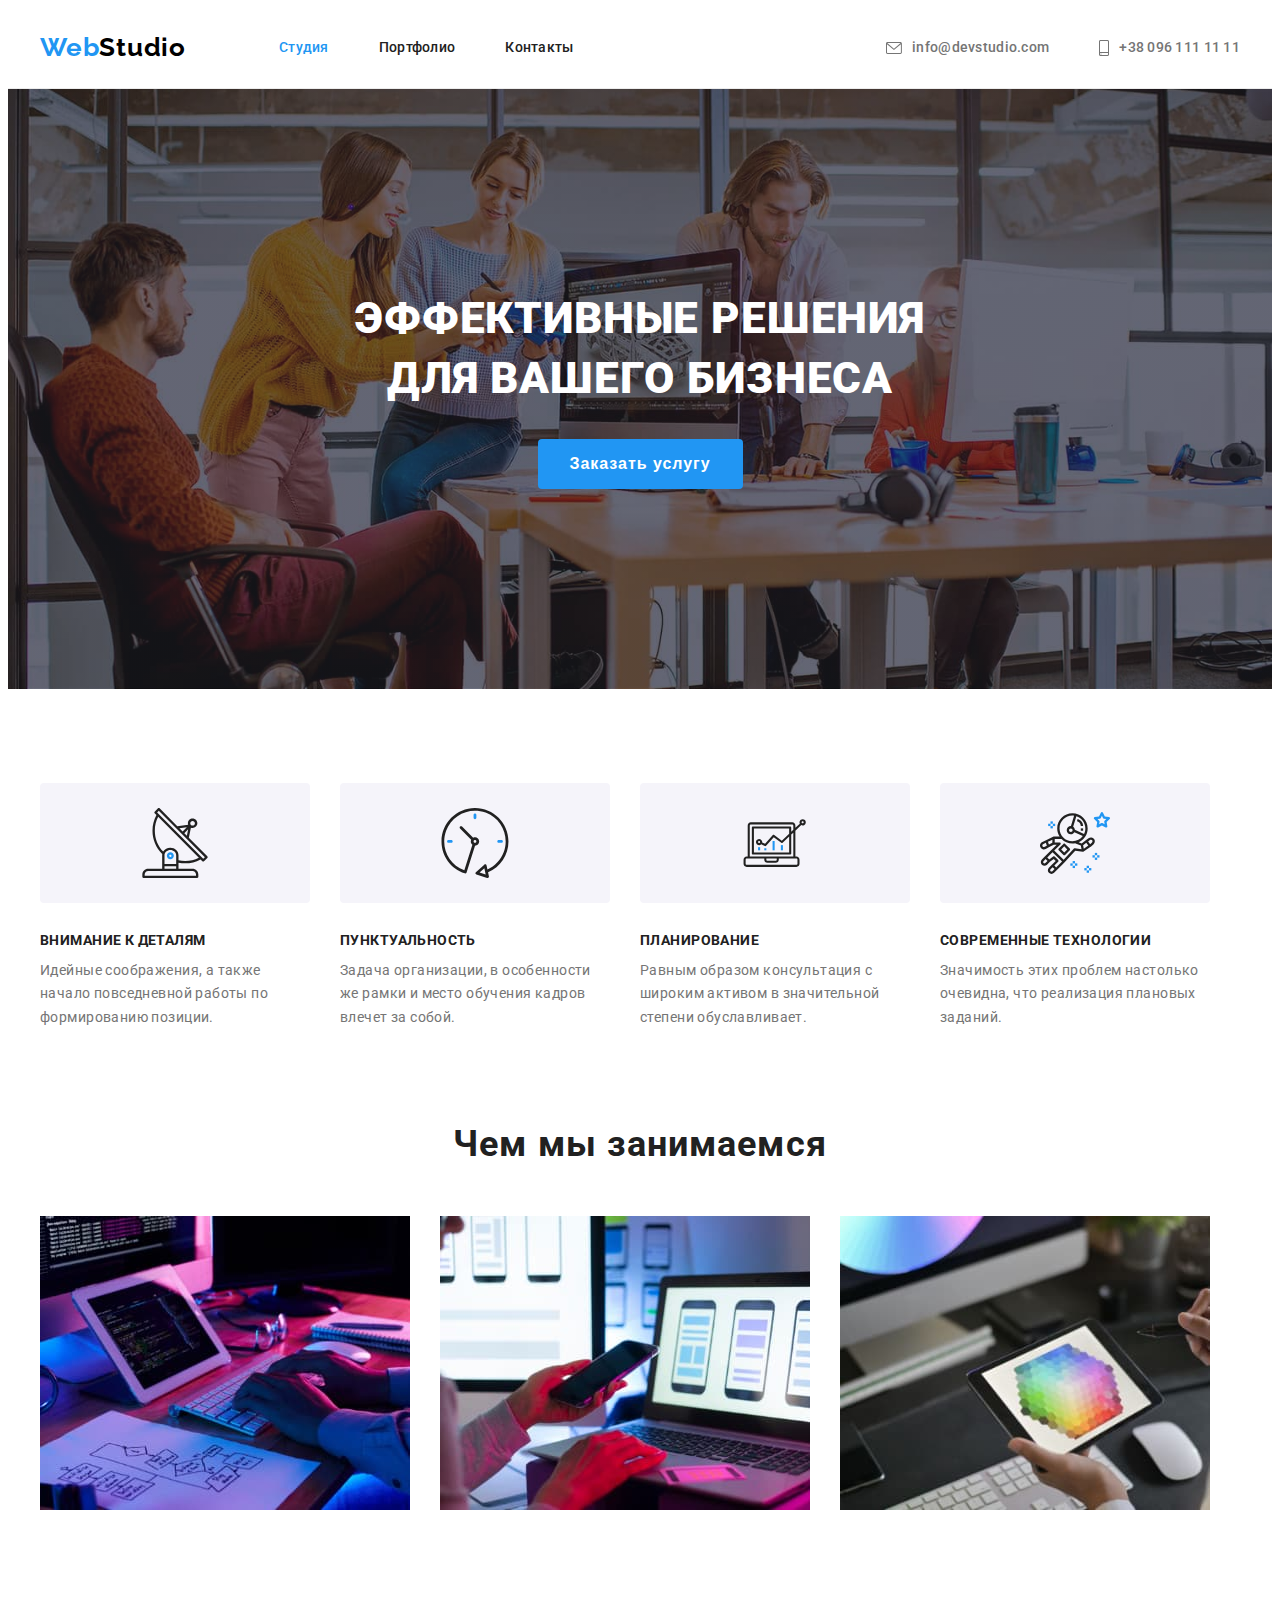
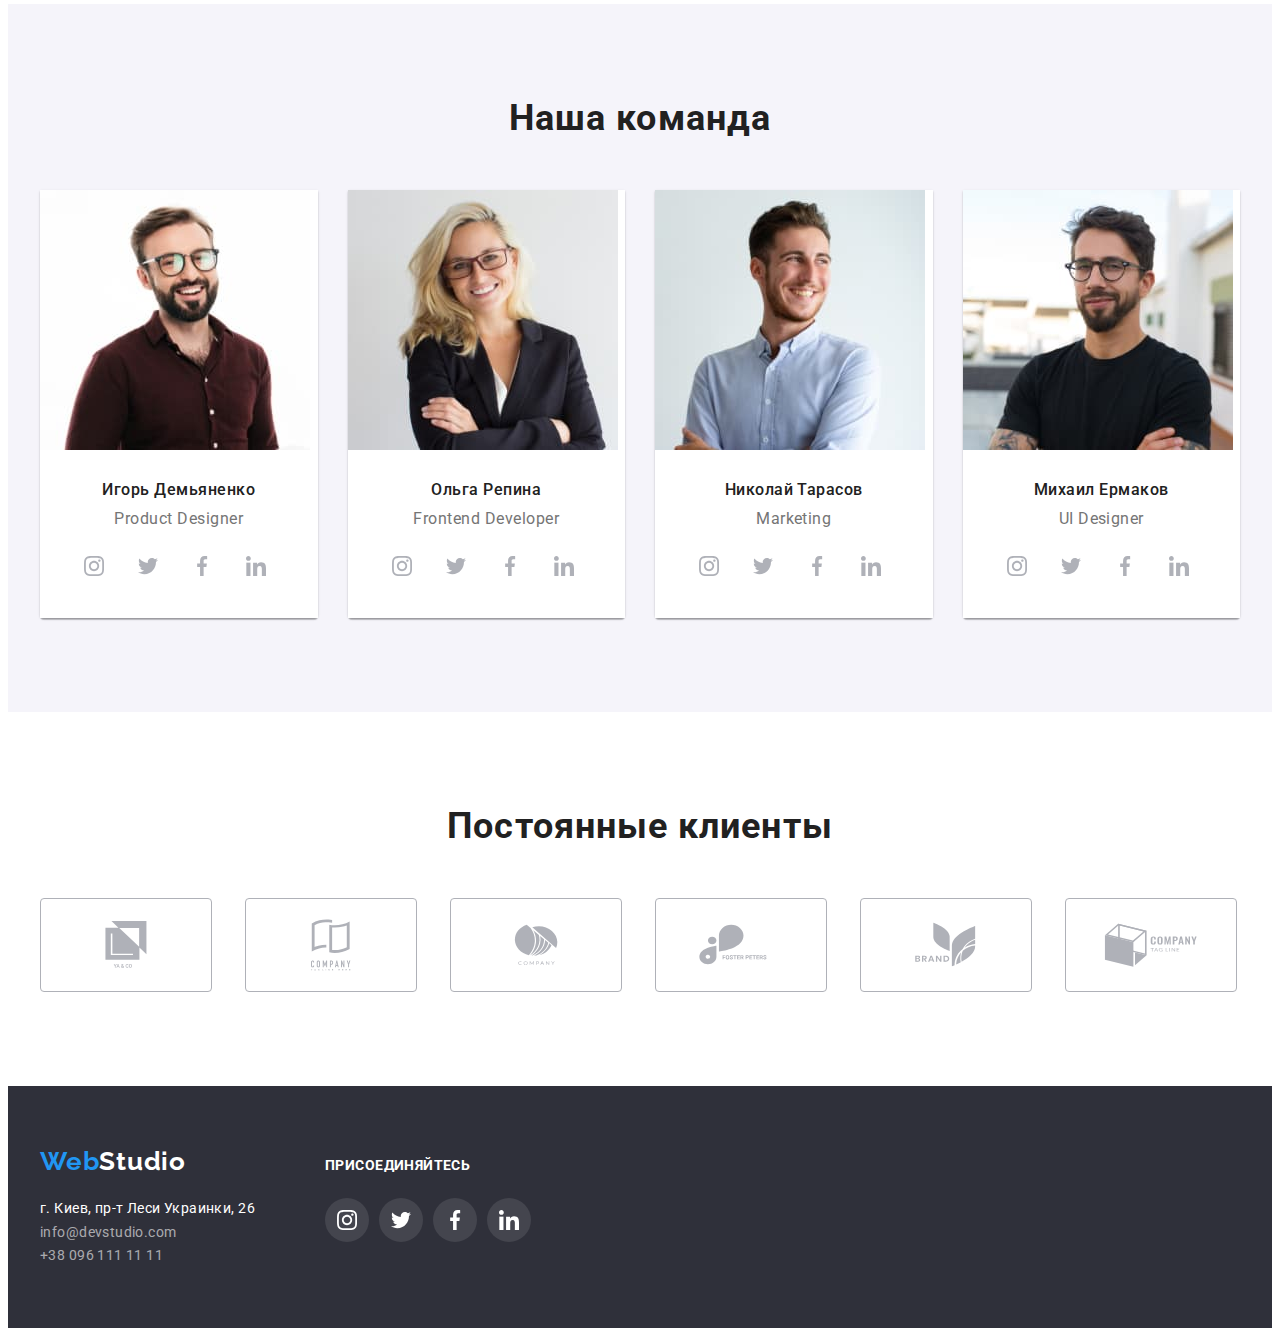
<file: index.html>
<!DOCTYPE html>
<html lang="ru">
<head>
    <meta charset="UTF-8">
    <meta name="viewport" content="width=device-width, initial-scale=1.0">
    <title>Document</title>    
    <link rel="stylesheet" href="https://cdnjs.cloudflare.com/ajax/libs/modern-normalize/1.0.0/modern-normalize.min.css"
        integrity="sha512-ISS7cAi1PEhQ8jnbJpJZMd29NlhNj4AWYyLOSp2CE/CsHxTCu+r+t0D2yoJudVrd0/8fTVPUVDzY5Tvli75u/g=="
        crossorigin="anonymous" />
    <link rel="preconnect" href="https://fonts.gstatic.com">
    <link href="https://fonts.googleapis.com/css2?family=Raleway:wght@700&family=Roboto:wght@400;500;700;900&display=swap"
        rel="stylesheet">
    <link rel="stylesheet" href="./css/styles.css"/>
</head>

<body>

    <!-- HEADER -->
<header> 
    <div class="container main-nav">  
    <nav class="site-nav">

        <a href="./" class="logo"> <span class="part-one-logo">Web</span><span class="part-two-logo">Studio</span></a>
       
        <ul class="pages list ">
            <li class="item"><a href="./index.html" class="link current">Студия</a></li>
            <li class="item"><a href="./portfolio.html" class="link">Портфолио</a></li>
            <li class="item"><a href="#" class="link">Контакты</a></li>
        </ul>
         </nav>

        
            <ul class="address-nav list">
            <li class="item">
            <a href="mailto:info@devstudio.com" class="contacts-order link">
                <svg class="contacts-icon" width="16px" height="12px">
                    <use href="./images/icons.svg#icon-envelope"></use>
                </svg>
                info@devstudio.com</a></li>
            <li class="item"><a href="tel:+380961111111" class="contacts-order link">
                <svg class="contacts-icon" width="10px" height="16px">
                    <use href="./images/icons.svg#icon-smartphone"></use>
                </svg>
                +38 096 111 11 11</a></li>
            </ul>

        </div>
</header>

    <main>
        <!-- HERO -->

        <section class="hero">
            <h1 class="hero-title">Эффективные решения <br/> для вашего бизнеса</h1>
            <button type="button" class="button-primary">Заказать услугу</button>
        </section>

        <!-- ADVANTAGES SECTION -->

        <section class="section advant">
            <h2 class="visually-hidden">Наши преимущества</h2>
            
            <div class="container">
            <ul class="advant-list list">
                <li class="item">
                    <div class="advant-item">
                        <svg class="advant-antenna" width="70px" height="70px">
                            <use href="./images/icons.svg#icon-antenna"></use>
                        </svg>
                    </div>
                    <h3 class="advant-title antenna">Внимание к деталям</h3>
                    <p class="advant-description">Идейные соображения, а также начало повседневной работы по формированию позиции.</p>
                </li>

                <li class="item">
                    <div class="advant-item">
                        <svg class="advant-clock" width="70px" height="70px">
                            <use href="./images/icons.svg#icon-clock"></use>
                        </svg>
                    </div>
                    <h3 class="advant-title clock">Пунктуальность</h3>
                    <p class="advant-description">Задача организации, в особенности же рамки и место обучения кадров влечет за собой.</p>
                </li>

                <li class="item">
                    <div class="advant-item">
                        <svg class="advant-diagram" width="70px" height="70px">
                            <use href="./images/icons.svg#icon-diagram"></use>
                        </svg>
                    </div>
                    <h3 class="advant-title diagram">Планирование</h3>
                    <p class="advant-description">Равным образом консультация с широким активом в значительной степени обуславливает.</p>
                </li>

                <li class="item">
                    <div class="advant-item">
                        <svg class="advant-astronaut" width="70px" height="70px">
                            <use href="./images/icons.svg#icon-astronaut"></use>
                        </svg>
                    </div>
                    <h3 class="advant-title astronaut">Современные технологии</h3>
                    <p class="advant-description">Значимость этих проблем настолько очевидна, что реализация плановых заданий.</p>
                </li>
            </ul>
            </div>
        
        </section>        
         
        <!-- SERVICES SECTION -->

        <section class="section serv">
            <div class="container services">
            <h2 class="directions-title">Чем мы занимаемся</h2>
            <ul class="directions-list list">
                <li class="direct-item">
                    <img src="./images/img_1.jpg" alt="Человек, работающий с планшетом и клавиатурой" width="370">
                </li>

                <li class="direct-item">
                    <img src="./images/img_2.jpg" alt="Человек, работающий с телефоном и ноутбуком" width="370">
                </li>

                <li class="direct-item">
                    <img src="./images/img_3.jpg" alt="Человек рассматривает цветовую гамму на планшете" width="370">
                </li>
            </ul>
            </div>
        </section>

        <!-- TEAM SECTION -->

        <section class="team section">
            <div class="container">
            <h2 class="team-title">Наша команда</h2>
            <ul class="list team-members-list">
                <li class="team-member"> 
                    <img src="./images/img_id.jpg" alt="Игорь Демьяненко" width="270">
                <div class="descript">
                <h3 class="name-title">Игорь Демьяненко</h3>
                <p class="position">Product Designer</p>
                <ul class="social-list list">
                    <li class="social-list-item">
                        <a href="#" class="social-list-link link">
                            <svg class="social-list-icon" width="20px" height="20px">
                                <use href="./images/icons.svg#icon-instagram"></use>
                            </svg>
                        </a>
                    </li>
                    <li class="social-list-item">
                        <a href="#" class="social-list-link link">
                            <svg class="social-list-icon" width="20px" height="20px">
                                <use href="./images/icons.svg#icon-twitter"></use>
                            </svg>
                        </a>
                    </li>
                    <li class="social-list-item">
                        <a href="#" class="social-list-link link">
                            <svg class="social-list-icon" width="20px" height="20px">
                                <use href="./images/icons.svg#icon-facebook"></use>
                            </svg>
                        </a>
                    </li>
                    <li class="social-list-item">
                        <a href="#" class="social-list-link link">
                            <svg class="social-list-icon" width="20px" height="20px">
                                <use href="./images/icons.svg#icon-linkedin"></use>
                            </svg>
                        </a>
                    </li>
                </ul>
                </div>
                </li>

                <li class="team-member">
                    <img src="./images/img_or.jpg" alt="Ольга Репина" width="270">
                <div class="descript">
                <h3 class="name-title">Ольга Репина</h3>
                <p class="position">Frontend Developer</p>
                <ul class="social-list list">
                    <li class="social-list-item">
                        <a href="#" class="social-list-link link">
                            <svg class="social-list-icon" width="20px" height="20px">
                                <use href="./images/icons.svg#icon-instagram"></use>
                            </svg>
                        </a>
                    </li>
                    <li class="social-list-item">
                        <a href="#" class="social-list-link link">
                            <svg class="social-list-icon" width="20px" height="20px">
                                <use href="./images/icons.svg#icon-twitter"></use>
                            </svg>
                        </a>
                    </li>
                    <li class="social-list-item">
                        <a href="#" class="social-list-link link">
                            <svg class="social-list-icon" width="20px" height="20px">
                                <use href="./images/icons.svg#icon-facebook"></use>
                            </svg>
                        </a>
                    </li>
                    <li class="social-list-item">
                        <a href="#" class="social-list-link link">
                            <svg class="social-list-icon" width="20px" height="20px">
                                <use href="./images/icons.svg#icon-linkedin"></use>
                            </svg>
                        </a>
                    </li>
                </ul>
                </div>
                </li>

                <li class="team-member">
                    <img src="./images/img_nt.jpg" alt="Николай Тарасов" width="270">
                <div class="descript">
                <h3 class="name-title">Николай Тарасов</h3>
                <p class="position">Marketing</p> 
                <ul class="social-list list">
                    <li class="social-list-item">
                        <a href="#" class="social-list-link link">
                            <svg class="social-list-icon" width="20px" height="20px">
                                <use href="./images/icons.svg#icon-instagram"></use>
                            </svg>
                        </a>
                    </li>
                    <li class="social-list-item">
                        <a href="#" class="social-list-link link">
                            <svg class="social-list-icon" width="20px" height="20px">
                                <use href="./images/icons.svg#icon-twitter"></use>
                            </svg>
                        </a>
                    </li>
                    <li class="social-list-item">
                        <a href="#" class="social-list-link link">
                            <svg class="social-list-icon" width="20px" height="20px">
                                <use href="./images/icons.svg#icon-facebook"></use>
                            </svg>
                        </a>
                    </li>
                    <li class="social-list-item">
                        <a href="#" class="social-list-link link">
                            <svg class="social-list-icon" width="20px" height="20px">
                                <use href="./images/icons.svg#icon-linkedin"></use>
                            </svg>
                        </a>
                    </li>
                </ul>
                </div>
                </li>

                <li class="team-member">
                    <img src="./images/img_me.jpg" alt="Михаил Ермаков" width="270">
                <div class="descript">
                <h3 class="name-title">Михаил Ермаков</h3>
                <p class="position">UI Designer</p>
                <ul class="social-list list">
                    <li class="social-list-item">
                        <a href="#" class="social-list-link link">
                            <svg class="social-list-icon" width="20px" height="20px">
                                <use href="./images/icons.svg#icon-instagram"></use>
                            </svg>
                        </a>
                    </li>
                    <li class="social-list-item">
                        <a href="#" class="social-list-link link">
                            <svg class="social-list-icon" width="20px" height="20px">
                                <use href="./images/icons.svg#icon-twitter"></use>
                            </svg>
                        </a>
                    </li>
                    <li class="social-list-item">
                        <a href="#" class="social-list-link link">
                            <svg class="social-list-icon" width="20px" height="20px">
                                <use href="./images/icons.svg#icon-facebook"></use>
                            </svg>
                        </a>
                    </li>
                    <li class="social-list-item">
                        <a href="#" class="social-list-link link">
                            <svg class="social-list-icon" width="20px" height="20px">
                                <use href="./images/icons.svg#icon-linkedin"></use>
                            </svg>
                        </a>
                    </li>
                </ul>
                </div>
                </li>
            </ul>
            </div>
                        
        </section>

        <!-- CLIENTS SECTION -->

        <section class="section">
            <div class="container">
                <h2 class="team-title">Постоянные клиенты</h2>
        
                <ul class="clients-list list">
                    <li class="clients-logo">
                        <a href="#" class="clients-link link">
                            <svg class="clients-icon" width="42" height="47">
                                <use href="./images/icons.svg#icon-client-1"></use>
                            </svg></a>
                    </li>
        
                    <li class="clients-logo">
                        <a href="#" class="clients-link link">
                            <svg class="clients-icon" width="40" height="52">
                                <use href="./images/icons.svg#icon-client-2"></use>
                            </svg></a>
                    </li>
        
                    <li class="clients-logo">
                        <a href="#" class="clients-link link">
                            <svg class="clients-icon" width="44" height="41">
                                <use href="./images/icons.svg#icon-client-3"></use>
                            </svg></a>
                    </li>
        
                    <li class="clients-logo">
                        <a href="#" class="clients-link link">
                            <svg class="clients-icon" width="84" height="41">
                                <use href="./images/icons.svg#icon-client-4"></use>
                            </svg></a>
                    </li>
        
                    <li class="clients-logo">
                        <a href="#" class="clients-link link">
                            <svg class="clients-icon" width="63" height="45">
                                <use href="./images/icons.svg#icon-client-5"></use>
                            </svg></a>
                    </li>
        
                    <li class="clients-logo">
                        <a href="#" class="clients-link link">
                            <svg class="clients-icon" width="94" height="44">
                                <use href="./images/icons.svg#icon-client-6"></use>
                            </svg></a>
                    </li>
                </ul>
        
            </div>
        </section>


    </main>

    <!-- FOOTER SECTION -->

<footer class="footer-block">
    <div class="footer-content container">
    <div class="address-block">
        <a href="/" class="logo footer-sign"> <span class="part-one-logo">Web</span><span
                class="part-three-logo">Studio</span></a>
        <address class="address-items">
            <ul class="list">
                <li><a href="#" class="address-footer">г. Киев, пр-т Леси Украинки, 26</a></li>
                <li><a href="mailto:info@devstudio.com" class="contacts-footer">info@devstudio.com</a></li>
                <li><a href="tel:+380961111111" class="email-footer">+38 096 111 11 11</a></li>
            </ul>
        </address>
    </div>
    <div class="join-block">
        <p class="join-content">Присоединяйтесь</p>
        <ul class="social-list list">
        <li class="social-list-item">
            <a href="#" class="social-list-link link">
                <svg class="social-list-icon" width="20px" height="20px">
                    <use href="./images/icons.svg#icon-instagram"></use>
                </svg>
            </a>
        </li>
        <li class="social-list-item">
            <a href="#" class="social-list-link link">
                <svg class="social-list-icon" width="20px" height="20px">
                    <use href="./images/icons.svg#icon-twitter"></use>
                </svg>
            </a>
        </li>
        <li class="social-list-item">
            <a href="#" class="social-list-link link">
                <svg class="social-list-icon" width="20px" height="20px">
                    <use href="./images/icons.svg#icon-facebook"></use>
                </svg>
            </a>
        </li>
        <li class="social-list-item">
            <a href="#" class="social-list-link link">
                <svg class="social-list-icon" width="20px" height="20px">
                    <use href="./images/icons.svg#icon-linkedin"></use>
                </svg>
            </a>
        </li>
        </ul>
  </div>
    </div>

</footer>    
</body>
</html>
</file>
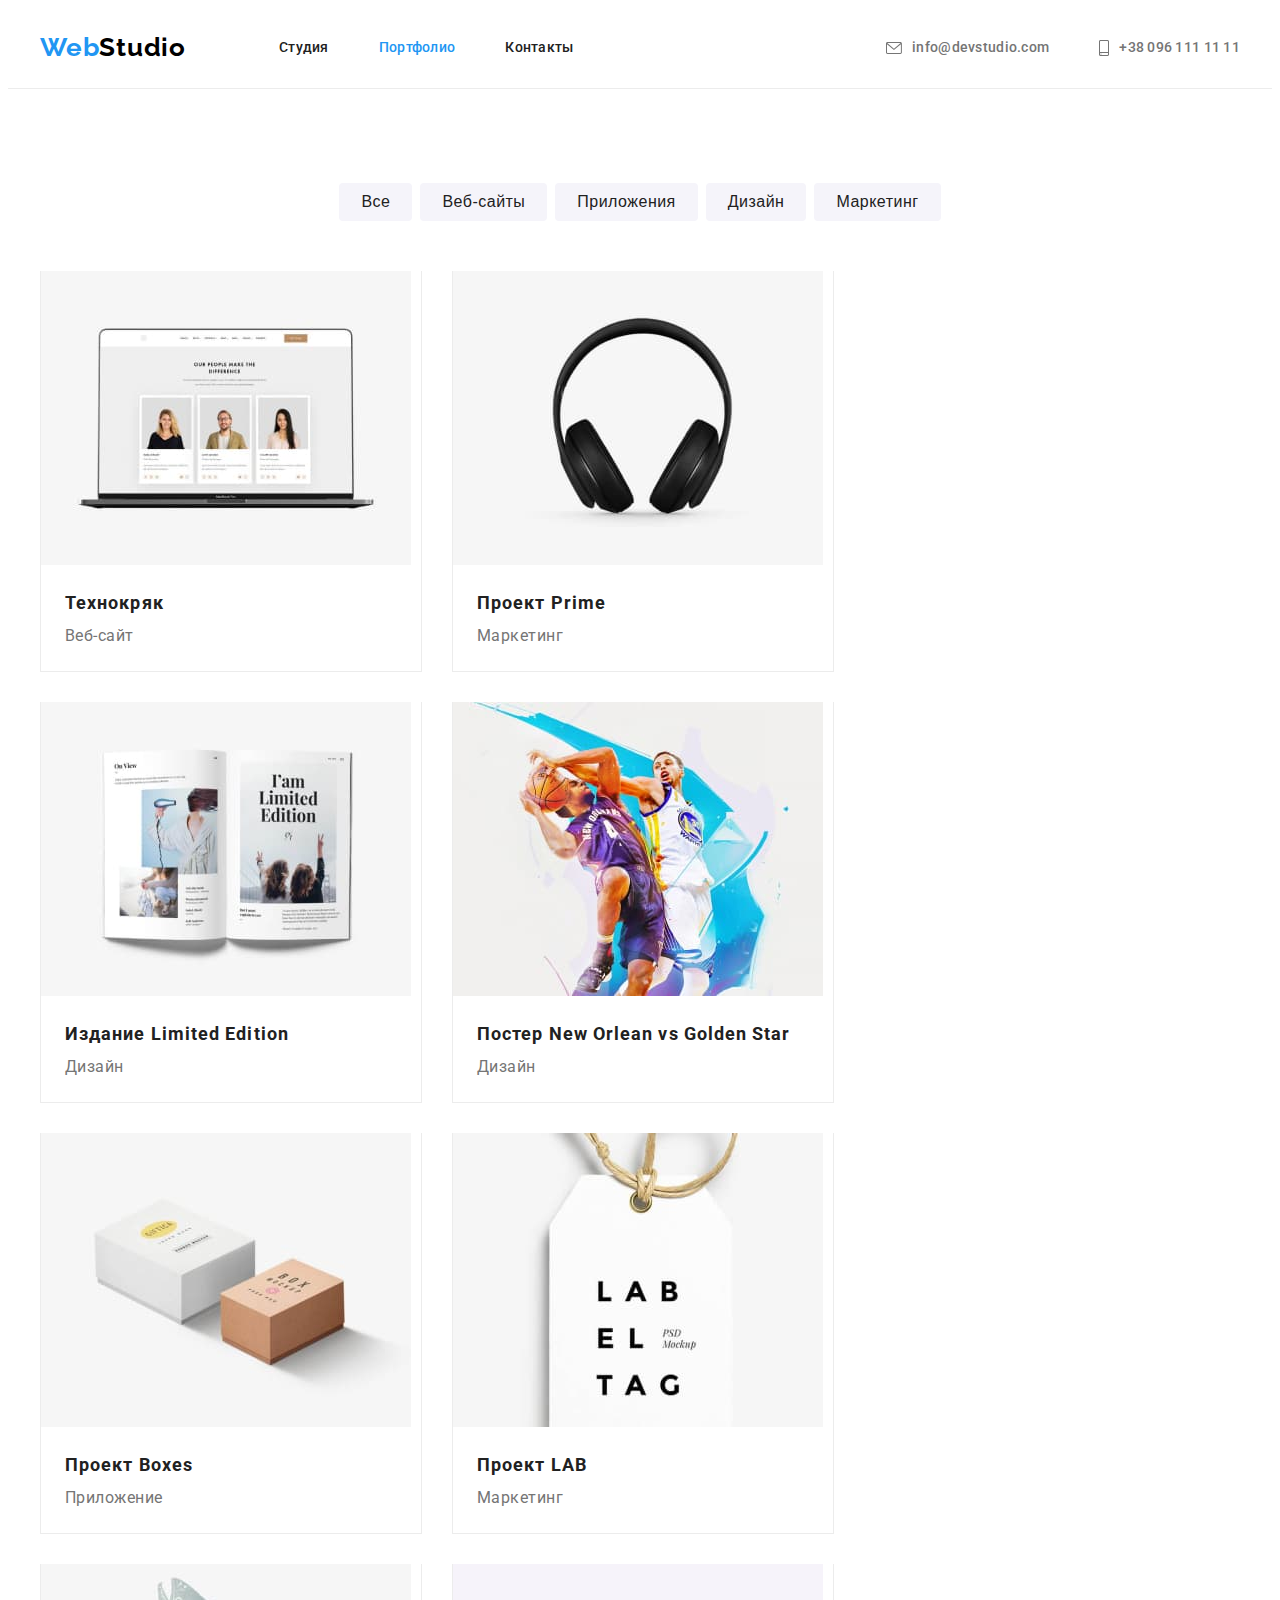
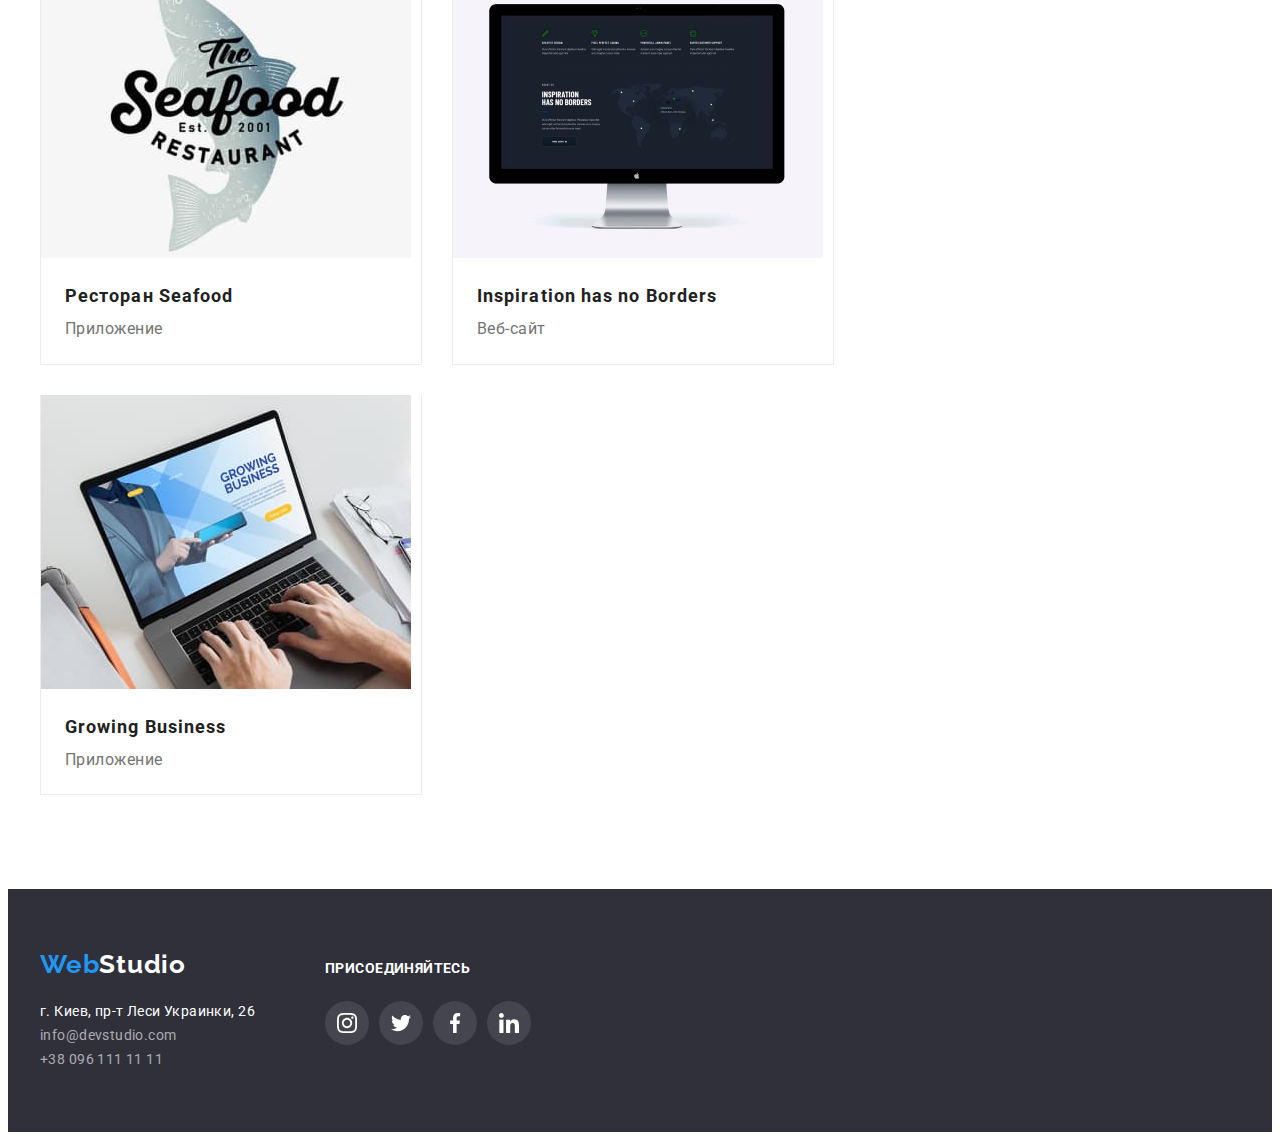
<file: portfolio.html>
<!DOCTYPE html>
<html lang="ru">
<head>
    <meta charset="UTF-8">
    <meta http-equiv="X-UA-Compatible" content="IE=edge">
    <meta name="viewport" content="width=device-width, initial-scale=1.0">
    <title>Document</title>
    <link rel="stylesheet" href="https://cdnjs.cloudflare.com/ajax/libs/modern-normalize/1.0.0/modern-normalize.min.css"
    integrity="sha512-ISS7cAi1PEhQ8jnbJpJZMd29NlhNj4AWYyLOSp2CE/CsHxTCu+r+t0D2yoJudVrd0/8fTVPUVDzY5Tvli75u/g=="
    crossorigin="anonymous" />
    <link rel="preconnect" href="https://fonts.gstatic.com">
    <link href="https://fonts.googleapis.com/css2?family=Raleway:wght@700&family=Roboto:wght@400;500;700;900&display=swap"
        rel="stylesheet">
    <link rel="stylesheet" href="./css/styles.css"/>
</head>
<body>
    <!-- HEADER -->
    <header>
        <div class="container main-nav">
            <nav class="site-nav">
    
                <a href="./" class="logo"> <span class="part-one-logo">Web</span><span
                        class="part-two-logo">Studio</span></a>
    
                <ul class="pages list ">
                <li class="item"><a href="./index.html" class="link">Студия</a></li>
                <li class="item"><a href="./portfolio.html" class="link current">Портфолио</a></li>
                <li class="item"><a href="#" class="link">Контакты</a></li>
            </ul>
            </nav>
            
            
                <ul class="address-nav list">
                    <li class="item">
                        <a href="mailto:info@devstudio.com" class="contacts-order link">
                            <svg class="contacts-icon" width="16px" height="12px">
                                <use href="./images/icons.svg#icon-envelope"></use>
                            </svg>
                            info@devstudio.com</a>
                    </li>
                    <li class="item"><a href="tel:+380961111111" class="contacts-order link">
                            <svg class="contacts-icon" width="10px" height="16px">
                                <use href="./images/icons.svg#icon-smartphone"></use>
                            </svg>
                            +38 096 111 11 11</a></li>
                </ul>
            
            </div>
    </header>

    <main>      
             <!--EXAMPLES  -->
        <section class="section examples">
            <h1 class="visually-hidden">Наши работы</h1>
            
            <!-- Фильтр, набор радиокнопок, клас "фильтр" -->
            <div class="container">
            <ul class="list button-list">
                <li class="filter-item"><button type="button" class="button-filter">Все</button></li>
                <li class="filter-item"><button type="button" class="button-filter">Веб-сайты</button></li>
                <li class="filter-item"><button type="button" class="button-filter">Приложения</button></li>
                <li class="filter-item"><button type="button" class="button-filter">Дизайн</button></li>
                <li class="filter-item"><button type="button" class="button-filter">Маркетинг</button></li>
            </ul>
            </div>

            <div class="container">

            <ul class="list examples-set">
                <li class="exm-item">                    
                    <img src="./images/p1.jpg" alt="Ноутбук, на котором открыта веб-страница" width="370"> 
                    <div class="item-descript">
                    <h2 class="examples-title">Технокряк</h2>
                    <p class="examples-type">Веб-сайт</p> 
                    </div>
                </li>

                <li class="exm-item">                    
                        <img src="./images/p2.jpg" alt="Наушники" width="370">
                        <div class="item-descript">
                        <h2 class="examples-title">Проект Prime</h2>
                        <p class="examples-type">Маркетинг</p> 
                        </div>
                </li>

                <li class="exm-item">                    
                    <img src="./images/p3.jpg" alt="Журнал" width="370">
                    <div class="item-descript">
                    <h2 class="examples-title">Издание Limited Edition</h2>
                    <p class="examples-type">Дизайн</p>
                    </div>
                </li>

                <li class="exm-item">
                    <img src="./images/p4.jpg" alt="Баскетболисты" width="370">
                    <div class="item-descript">
                    <h2 class="examples-title">Постер New Orlean vs Golden Star</h2>
                    <p class="examples-type">Дизайн</p>
                    </div>
                </li>

                <li class="exm-item">
                    <img src="./images/p5.jpg" alt="Коробки" width="370">
                    <div class="item-descript">
                    <h2 class="examples-title">Проект Boxes</h2>
                    <p class="examples-type">Приложение</p>  
                    </div>
                </li>

                <li class="exm-item">                    
                    <img src="./images/p6.jpg" alt="Бирка" width="370">
                    <div class="item-descript">
                    <h2 class="examples-title">Проект LAB</h2>
                    <p class="examples-type">Маркетинг</p>  
                    </div>
                </li>

                <li class="exm-item">
                    <img src="./images/p7.jpg" alt="Бренд ресторана" width="370">
                    <div class="item-descript">
                    <h2 class="examples-title">Ресторан Seafood</h2>
                    <p class="examples-type">Приложение</p>  
                    </div>
                </li>

                <li class="exm-item">
                    <img src="./images/p8.jpg" alt="Монитор компьютера" width="370">
                    <div class="item-descript">
                    <h2 class="examples-title">Inspiration has no Borders</h2>
                    <p class="examples-type">Веб-сайт</p>
                    </div>
                </li>

                <li class="exm-item">
                    <img src="./images/p9.jpg" alt="Человек, работающий за ноутбуком" width="370">
                    <div class="item-descript">
                    <h2 class="examples-title">Growing Business</h2>
                    <p class="examples-type">Приложение</p>
                    </div>
                </li>
            </ul>
            </div>
        

        </section>
    </main>

<!-- FOOTER SECTION -->

<footer class="footer-block">
    <div class="footer-content container">
        <div class="address-block">
            <a href="/" class="logo footer-sign"> <span class="part-one-logo">Web</span><span
                    class="part-three-logo">Studio</span></a>
            <address class="address-items">
                <ul class="list">
                    <li><a href="#" class="address-footer">г. Киев, пр-т Леси Украинки, 26</a></li>
                    <li><a href="mailto:info@devstudio.com" class="contacts-footer">info@devstudio.com</a></li>
                    <li><a href="tel:+380961111111" class="email-footer">+38 096 111 11 11</a></li>
                </ul>
            </address>
        </div>
        <div class="join-block">
            <p class="join-content">Присоединяйтесь</p>
            <ul class="social-list list">
                <li class="social-list-item">
                    <a href="#" class="social-list-link link">
                        <svg class="social-list-icon" width="20px" height="20px">
                            <use href="./images/icons.svg#icon-instagram"></use>
                        </svg>
                    </a>
                </li>
                <li class="social-list-item">
                    <a href="#" class="social-list-link link">
                        <svg class="social-list-icon" width="20px" height="20px">
                            <use href="./images/icons.svg#icon-twitter"></use>
                        </svg>
                    </a>
                </li>
                <li class="social-list-item">
                    <a href="#" class="social-list-link link">
                        <svg class="social-list-icon" width="20px" height="20px">
                            <use href="./images/icons.svg#icon-facebook"></use>
                        </svg>
                    </a>
                </li>
                <li class="social-list-item">
                    <a href="#" class="social-list-link link">
                        <svg class="social-list-icon" width="20px" height="20px">
                            <use href="./images/icons.svg#icon-linkedin"></use>
                        </svg>
                    </a>
                </li>
            </ul>
        </div>
    </div>

</footer>
    
</body>
</html>
</file>
<file: css/styles.css>
:root {
  --blue-color: #2196f3;

  --black-text: #000000;

  --grey-text: #757575;
  --pale-background: #f5f4fa;
  --dark-background: #2f303a;
  --hero-background: #c4c4c4;
  --icons-color: #afb1b8;

  --white-text: #ffffff;
  --white-text-op60: rgba(255, 255, 255, 0.6);

  --graphite-dark: #212121;
  --border-color: #ececec;
  --set-gap: 30px;
}

h1,
h2,
h3,
h4,
h5,
h6,
p,
ul {
  margin-top: 0;
  margin-bottom: 0;
}

ul,
ol {
  margin-top: 0;
  margin-bottom: 0;
  padding-left: 0;
}

body {
  color: var(--grey-text);

  font-family: "Roboto", sans-serif;
  letter-spacing: -0.03em;
  font-size: 14px;
  line-height: 1.71;
}

img {
  display: block;
  max-width: 100%;
  height: auto;
}

.list {
  list-style: none;
  padding: 0;
  margin: 0;
}

.container {
  margin-left: auto;
  margin-right: auto;
  width: 1200px;
  padding-left: 15px;
  padding-right: 15px;

  /* outline: 2px solid tomato; */
}

/* HEADER */

header {
  border-bottom: 1px solid var(--border-color);
}

.main-nav {
  display: flex;
  align-items: center;
  justify-content: space-between;
}

/* LOGO */

.logo {
  display: block;
  padding-top: 24px;
  padding-bottom: 25px;
  font-family: "Raleway", sans-serif;
  font-size: 26px;
  font-weight: 700;
  line-height: 1.19;
  text-decoration: none;
  letter-spacing: 0.03em;
}

.part-one-logo {
  color: var(--blue-color);
}

.part-two-logo {
  color: var(--black-text);
}

.part-three-logo {
  color: var(--white-text);
}

/* SITE NAV */

.site-nav {
  display: flex;
}

.pages {
  display: flex;
  margin-left: 93px;
}

.pages .item + .item {
  margin-left: 50px;
}

.pages .item:last-child {
  margin-right: 0;
}

.site-nav .link {
  display: block;
  padding-top: 32px;
  padding-bottom: 32px;
  color: var(--graphite-dark);

  font-weight: 500;
  font-size: 14px;
  line-height: 1.14;
  letter-spacing: 0.02em;
  text-decoration: none;
}

.site-nav .link.current {
  color: var(--blue-color);
}

.site-nav .link:hover,
.site-nav .link:focus {
  color: var(--blue-color);
}

/* ADDRESS-NAV */
.address-nav {
  display: flex;
  margin-left: auto;
  align-items: center;
}

.address-nav .item + .item {
  margin-left: 50px;
}

.address-nav .link {
  padding-top: 32px;
  padding-bottom: 32px;

  color: var(--grey-text);

  font-style: normal;
  font-weight: 500;
  font-size: 14px;
  line-height: 1.14;
  letter-spacing: 0.02em;
  text-decoration: none;
}

.address-nav .link:hover,
.address-nav .link:focus {
  color: var(--blue-color);
}

.contacts-order {
  display: flex;
  align-items: center;
}

.contacts-icon {
  fill: currentColor;
  margin-right: 10px;
}

.contacts-icon:hover,
.contacts-icon:focus {
  fill: var(--blue-color);
}

/* HERO */
.hero {
  padding-top: 200px;
  padding-bottom: 200px;
  background-position: center;
  background-repeat: no-repeat;

  background-color: var(--hero-background);
  background-image: linear-gradient(
      rgba(47, 48, 58, 0.4),
      rgba(47, 48, 58, 0.4)
    ),
    url(../images/hero_image.jpg);
  max-width: 1600px;
  background-size: cover;
  margin: 0 auto;

  display: block;

  letter-spacing: 0.06em;
  text-align: center;
}

.hero-title {
  margin-top: 0;
  margin-bottom: 30px;
  color: var(--white-text);

  font-weight: 900;
  font-size: 44px;
  line-height: 1.36;
  text-align: center;
  text-transform: uppercase;
}

.button-primary {
  display: inline-block;
  min-width: 200px;
  padding: 10px 32px;
  border-radius: 4px;
  border: none;

  background-color: var(--blue-color);
  color: var(--white-text);

  font-weight: 700;
  font-size: 16px;
  line-height: 1.87;
  align-items: center;
  letter-spacing: 0.06em;
  text-decoration: none;
}

/* SECTIONS */

.section {
  padding-top: 94px;
  padding-bottom: 94px;
}

.section.no-padding {
  padding-top: 0;
  padding-bottom: 0;
}

/* ADVANTAGES SECTION */

.section.advant {
  padding-bottom: 47px;
}

.advant-list {
  display: flex;
}

.advant-list .item {
  width: 270px;
  margin-bottom: 0;
}

.advant-list .item + .item {
  margin-left: var(--set-gap);
}

.advant-title {
  margin-top: 0;
  margin-bottom: 10px;
  color: var(--graphite-dark);

  font-weight: 700;
  font-size: 14px;
  line-height: 1.14;
  letter-spacing: 0.03em;
  text-transform: uppercase;
}

.advant-description {
  font-size: 14px;
  font-weight: 400;
  line-height: 1.71;
  letter-spacing: 0.03em;
}

.advant-item {
  display: flex;
  justify-content: center;
  align-items: center;

  width: 270px;
  height: 120px;
  background-color: var(--pale-background);
  border-radius: 4px;
  margin-bottom: 30px;
}

/* .advant-title.antenna::before {
  display: block;
  margin: auto;
  margin-bottom: 30px;
  content: "";
  width: 70px;
  height: 70px;
  background-image: url(../images/antenna.png);
}

.advant-title.clock::before {
  display: block;
  margin: auto;
  margin-bottom: 30px;
  content: "";
  width: 70px;
  height: 70px;
  background-image: url(../images/clock.png);
}

.advant-title.diagram::before {
  display: block;
  margin: auto;
  margin-bottom: 30px;
  content: "";
  width: 70px;
  height: 70px;
  background-image: url(../images/diagram.png);
}

.advant-title.astronaut::before {
  display: block;
  margin: auto;
  margin-bottom: 30px;
  content: "";
  width: 70px;
  height: 70px;
  background-image: url(../images/astronaut.png);
} */

/* SERVICES SECTION */

.section.serv {
  padding-top: 47px;
}

.directions-list {
  display: flex;
}

.direct-item:not(:first-child) {
  margin-left: 30px;
}

.directions-title {
  margin-bottom: 50px;

  color: var(--graphite-dark);
  font-weight: 700;
  font-size: 36px;
  line-height: 1.16;
  text-align: center;
  letter-spacing: 0.03em;
}

/* TEAM SECTION */

.team {
  background-color: var(--pale-background);
}

.team-member {
  background-color: #ffffff;
  box-shadow: 0px 1px 3px rgba(0, 0, 0, 0.12), 0px 1px 1px rgba(0, 0, 0, 0.14),
    0px 2px 1px rgba(0, 0, 0, 0.2);
  border-radius: 0px 0px 4px 4px;
}

.team-members-list {
  display: flex;
  text-align: center;
  flex-wrap: wrap;

  margin-left: calc(-1 * var(--set-gap));
  margin-top: calc(-1 * var(--set-gap));
}

.team-members-list .team-member {
  flex-basis: calc(100% / 4 - var(--set-gap));

  margin-top: var(--set-gap);
  margin-left: var(--set-gap);
}

.descript {
  padding: 30px 32px;

  background-color: var(--white-text);
}

.team-title {
  margin-bottom: 50px;
  color: var(--graphite-dark);
  font-weight: 700;
  font-size: 36px;
  line-height: 1.16;
  text-align: center;
  letter-spacing: 0.03em;
}

.name-title {
  margin-bottom: 10px;

  color: var(--graphite-dark);

  font-weight: 500;
  font-size: 16px;
  line-height: 1.19;
  letter-spacing: 0.03em;
}

.position {
  margin-bottom: 16px;

  font-weight: 400;
  font-size: 16px;
  line-height: 1.19;
  letter-spacing: 0.03em;
}

.social-list {
  display: flex;
  align-items: center;
}

.social-list-link {
  display: flex;
  justify-content: center;
  align-items: center;
  border-radius: 50%;

  width: 44px;
  height: 44px;
  color: var(--icons-color);
  background-color: transparent;
}

.social-list-link:hover,
.social-list-link:focus {
  background-color: var(--blue-color);
}

.social-list-icon {
  fill: currentColor;
}

.social-list-link:hover .social-list-icon,
.social-list-link:focus .social-list-icon {
  fill: var(--white-text);
}

.social-list-item:not(:last-child) {
  margin-right: 10px;
}

/* CLIENTS */

.clients-list {
  display: flex;
  flex-wrap: wrap;

  margin-left: calc(-1 * var(--set-gap));
  margin-top: calc(-1 * var(--set-gap));
}

.clients-logo {
  display: block;
  flex-basis: calc(100% / 6 - var(--set-gap));

  margin-left: var(--set-gap);
  margin-top: var(--set-gap);
}

.clients-link {
  display: flex;
  justify-content: center;
  align-items: center;
  color: var(--icons-color);

  width: 170px;
  height: 92px;

  border: 1px solid #afb1b8;
  border-radius: 4px;
}

.clients-link:hover,
.clients-link:focus {
  border-color: var(--blue-color);
  color: var(--blue-color);
}

.clients-icon {
  fill: currentColor;
}

/* .clients-link:hover .clients-icon,
.clients-link:focus .clients-icon {
  fill: var(--blue-color);
} */

/* EXAMPLES */

.button-filter {
  background-color: var(--pale-background);
  border-radius: 4px;
  border: none;
}

.button-list {
  display: flex;
  justify-content: center;

  margin-bottom: 50px;
}

.button-filter {
  display: inline-block;
  padding: 6px 22px;

  background-color: var(--pale-background);
  color: var(--graphite-dark);

  font-weight: 500;
  font-size: 16px;
  line-height: 1.62;
  text-align: center;
  letter-spacing: 0.03em;
}

.button-filter:hover,
.button-filter:focus {
  background-color: var(--blue-color);
  color: var(--white-text);
  box-shadow: 0px 3px 1px rgba(0, 0, 0, 0.1), 0px 1px 2px rgba(0, 0, 0, 0.08),
    0px 2px 2px rgba(0, 0, 0, 0.12);
}

.filter-item + .filter-item {
  margin-left: 8px;
}

.examples-set {
  display: flex;
  flex-wrap: wrap;

  margin-left: calc(-1 * var(--set-gap));
  margin-top: calc(-1 * var(--set-gap));
}

.examples-set > .exm-item {
  flex-basis: calc(100% / 3 - var(--set-gap));

  margin-left: var(--set-gap);
  margin-top: var(--set-gap);
}

.exm-item {
  border: 1px solid var(--border-color);
  border-top: 0;
}

.exm-item:hover,
.exm-item:focus {
  box-shadow: 0px 1px 1px rgba(0, 0, 0, 0.12), 0px 4px 4px rgba(0, 0, 0, 0.06),
    1px 4px 6px rgba(0, 0, 0, 0.16);
}

.exm-item .item-descript {
  padding-top: 20px;
  padding-bottom: 20px;
  padding-left: 24px;
  padding-right: 24px;
}

.examples-title {
  color: var(--graphite-dark);

  font-weight: 700;
  font-size: 18px;
  line-height: 2;
  letter-spacing: 0.06em;
}

.examples-type {
  font-weight: 400;
  font-size: 16px;
  line-height: 1.87;
  letter-spacing: 0.03em;
}

/* FOOTER */

.footer-content {
  display: flex;
  align-items: baseline;

  padding-top: 60px;
  padding-bottom: 60px;
}

.footer-block {
  background-color: var(--dark-background);
}

.logo.footer-sign {
  display: inline-block;
  padding: 0;
  margin-bottom: 20px;
}

.address-items {
  font-style: normal;
  font-weight: 400;
  font-size: 14px;
  line-height: 1.71;
  letter-spacing: 0.03em;
}

.address-footer {
  color: var(--white-text);
  text-decoration: none;
  margin-bottom: 9px;
}

.contacts-footer {
  color: var(--white-text-op60);
  text-decoration: none;
  margin-bottom: 9px;
}

.email-footer {
  color: var(--white-text-op60);
  text-decoration: none;
}

.join-block {
  margin-left: 70px;
}

.join-content {
  margin-bottom: 20px;

  font-size: 14px;
  font-weight: 700;
  color: var(--white-text);
  letter-spacing: 0.03em;
  text-transform: uppercase;
}

/* footer .social-list {
  align-items: baseline;
} */

footer .social-list-link {
  background-color: rgba(255, 255, 255, 0.1);
}

footer .social-list-icon {
  fill: var(--white-text);
}

.visually-hidden {
  position: absolute;
  width: 1px;
  height: 1px;
  margin: -1px;
  border: 0;
  padding: 0;

  white-space: nowrap;
  clip-path: inset(100%);
  clip: rect(0 0 0 0);
  overflow: hidden;
}
</file>
